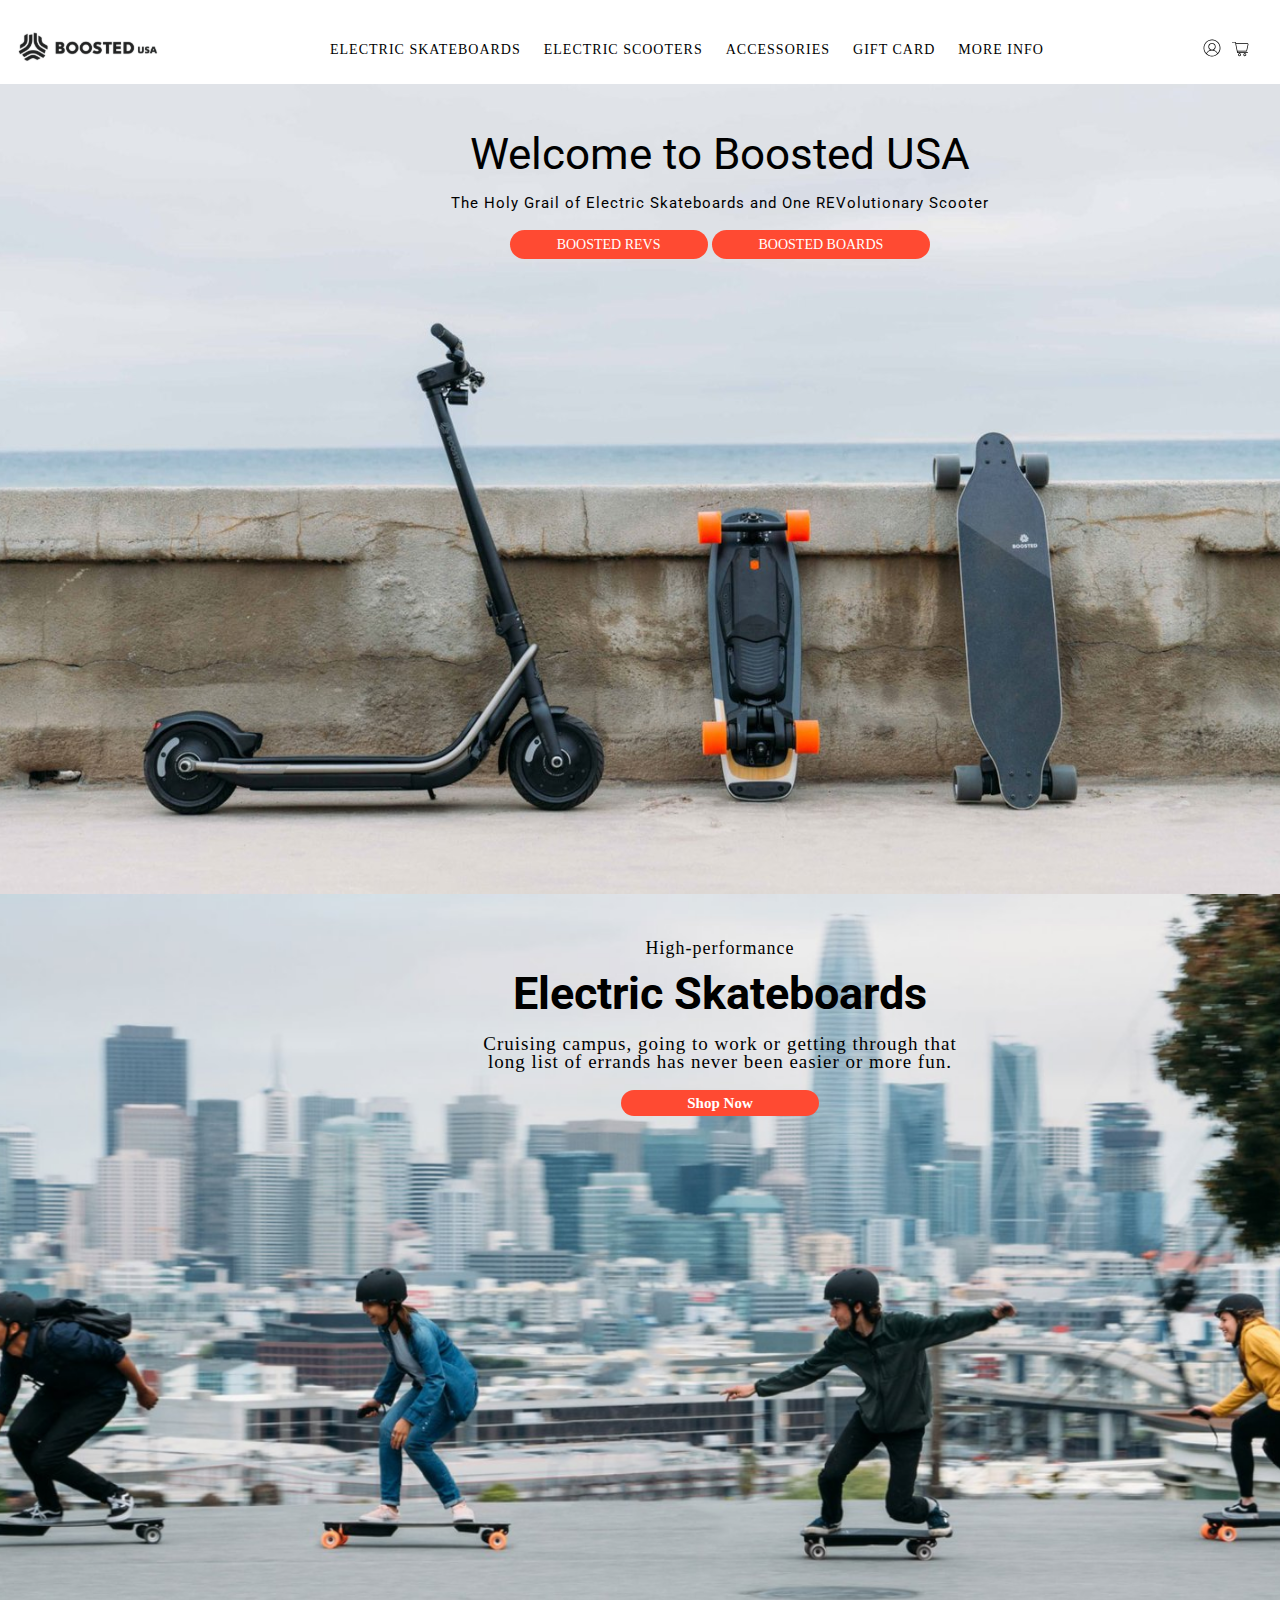
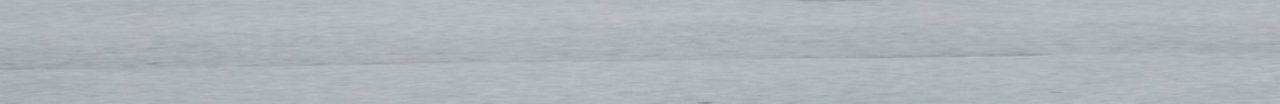
<file: index.html>
<!DOCTYPE html>
<html lang="en">

<head>
    <meta charset="UTF-8">
    <meta name="viewport" content="width=device-width, initial-scale=1.0">
    <title>Boosted USA</title>
    <link rel="stylesheet" href="style.css">
</head>
 <body>



    
    <main>
        <div class="first_screen">
            <div class="container">
                <div class="general_two first">
                    <h2>Welcome to Boosted USA </h2>
                    <p> The Holy Grail of Electric Skateboards and One REVolutionary Scooter</p>
                    <div class="small_nav">
                        <a href="/profile">BOOSTED REVS</a>
                        <a href="/profile">BOOSTED BOARDS</a>
                    </div>
                </div>

            </div>
        </div>
        <div class="second_screen">
            <div class="container">
                <div class="general_two second">
                    <h3>High-performance</h3>
                    <h2>Electric Skateboards</h2>
                    <p class="newP">Cruising campus, going to work or getting through that long list of errands has never been easier
                        or
                        more
                        fun.</p>
                    <a href="/profile">Shop Now</a>
                </div>


            </div>
        </div>
    </main>



    <script src="header.js" type="module"></script>
</body>

</html>
</file>
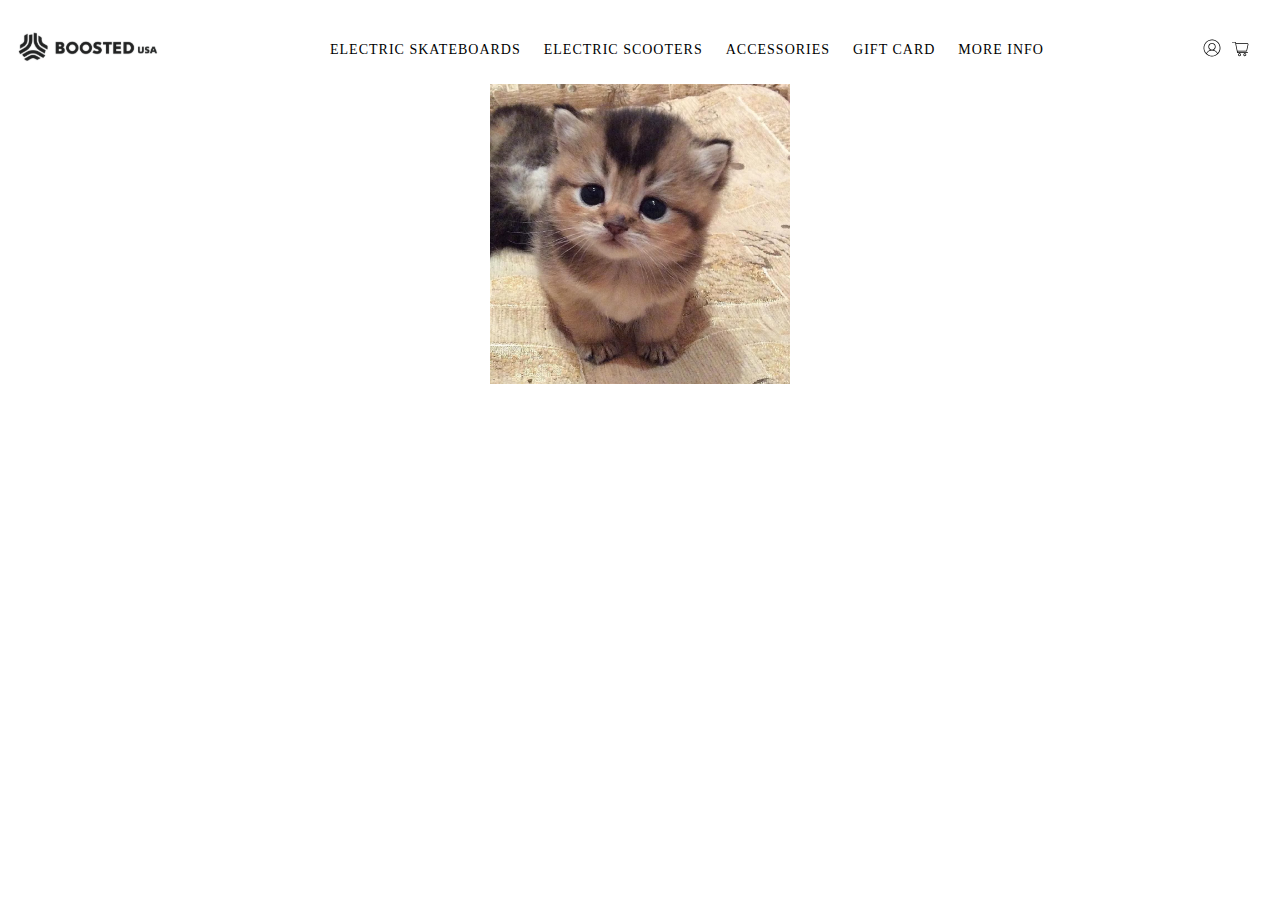
<file: newpage.html>
<!DOCTYPE html>
<html lang="en">

<head>
    <meta charset="UTF-8">
    <meta name="viewport" content="width=device-width, initial-scale=1.0">
    <title>Boosted USA</title>
    <link rel="stylesheet" href="style.css">
</head>

<body>


    <img class="cat" src="img/cat.jpeg" alt="cat" width="300px" >


    <script src="header.js" type="module"></script>
</body>

</html>
</file>
<file: style.css>
@import url('https://fonts.googleapis.com/css2?family=Roboto:wght@400;500&display=swap');

* {
    margin: 0;
    padding: 0;
    box-sizing: border-box;
}

a {
    text-decoration: none;
}

li {
    list-style: none;
}


.header_container {
    max-width: 1440px;
    margin: 0 auto;
    padding: 29px 20px 15px 11px;
}

.general {
    display: flex;
    justify-content: space-between;
}

.nav_menu ul {
    display: flex;
    gap: 23px;
    margin-top: 10px;
}

.site-nav__link {
    color: rgb(0, 0, 0);
    font-size: 14px;
    font-weight: 400;
    line-height: 21px;
    letter-spacing: 1px;
    text-align: left;
    text-transform: uppercase;
}

.site-nav__link:hover {
    text-decoration: underline;
}


.personal_nav {
    margin-top: 10px;
}

.personal_nav a {
    margin-right: 11px;
}


.container {
    width: 1440px;
    height: 810px;
    margin: 0 auto;
}


/* 1 */

.first_screen {
    background-image: url(img/first-screen.png);
    background-repeat: no-repeat;
    background-size: cover;
    background-position: center;
}

.general_two {
    text-align: center;
    padding-top: 45px;
}



.first h2 {
    color: rgb(0, 0, 0);
    font-family: Roboto;
    font-size: 44px;
    font-weight: 400;
    line-height: 50.63px;
    letter-spacing: 0%;
}



.first p {
    color: rgb(0, 0, 0);
    font-family: Roboto;
    font-size: 15px;
    font-weight: 400;
    line-height: 18.75px;
    letter-spacing: 1px;
    margin: 14px 0 22px 0;
}

.small_nav a {
    color: rgb(255, 255, 255);
    font-size: 14px;
    font-weight: 400;
    line-height: 22px;
    text-align: center;
    border-radius: 35px;
    background: rgb(255, 74, 50);
    padding: 7px 47px;
}

.small_nav a:hover {
    background: rgb(232, 99, 81);

}

/* 2 */

.second_screen {
    background-image: url(img/second-screen.png);
    background-repeat: no-repeat;
    background-size: cover;
    background-position: center;
}

.second h3 {
    font-size: 18px;
    font-weight: 400;
    line-height: 19px;
    letter-spacing: 1px;
    text-align: center;
}

.second h2 {
    font-family: Roboto;
    font-size: 45px;
    font-weight: 700;
    line-height: 50.63px;
    letter-spacing: 0%;
    text-align: center;
    margin: 11px 0 15px 0;
}

.newP {
    font-size: 19px;
    font-weight: 400;
    line-height: 18.75px;
    letter-spacing: 1px;
    text-align: center;
    width: 488px;
    margin: 0 auto;
    margin-bottom: 20px;
}

.second a {
    border-radius: 35px;
    background: rgb(255, 74, 50);
    color: rgb(255, 255, 255);
    font-size: 15px;
    font-weight: 700;
    line-height: 22px;
    text-align: center;
    padding: 5px 66px;
}

.second a:hover {
    background: rgb(232, 99, 81);
}

/* kitty */
.cat {
    display: flex;
    margin: 0 auto;
}
</file>
